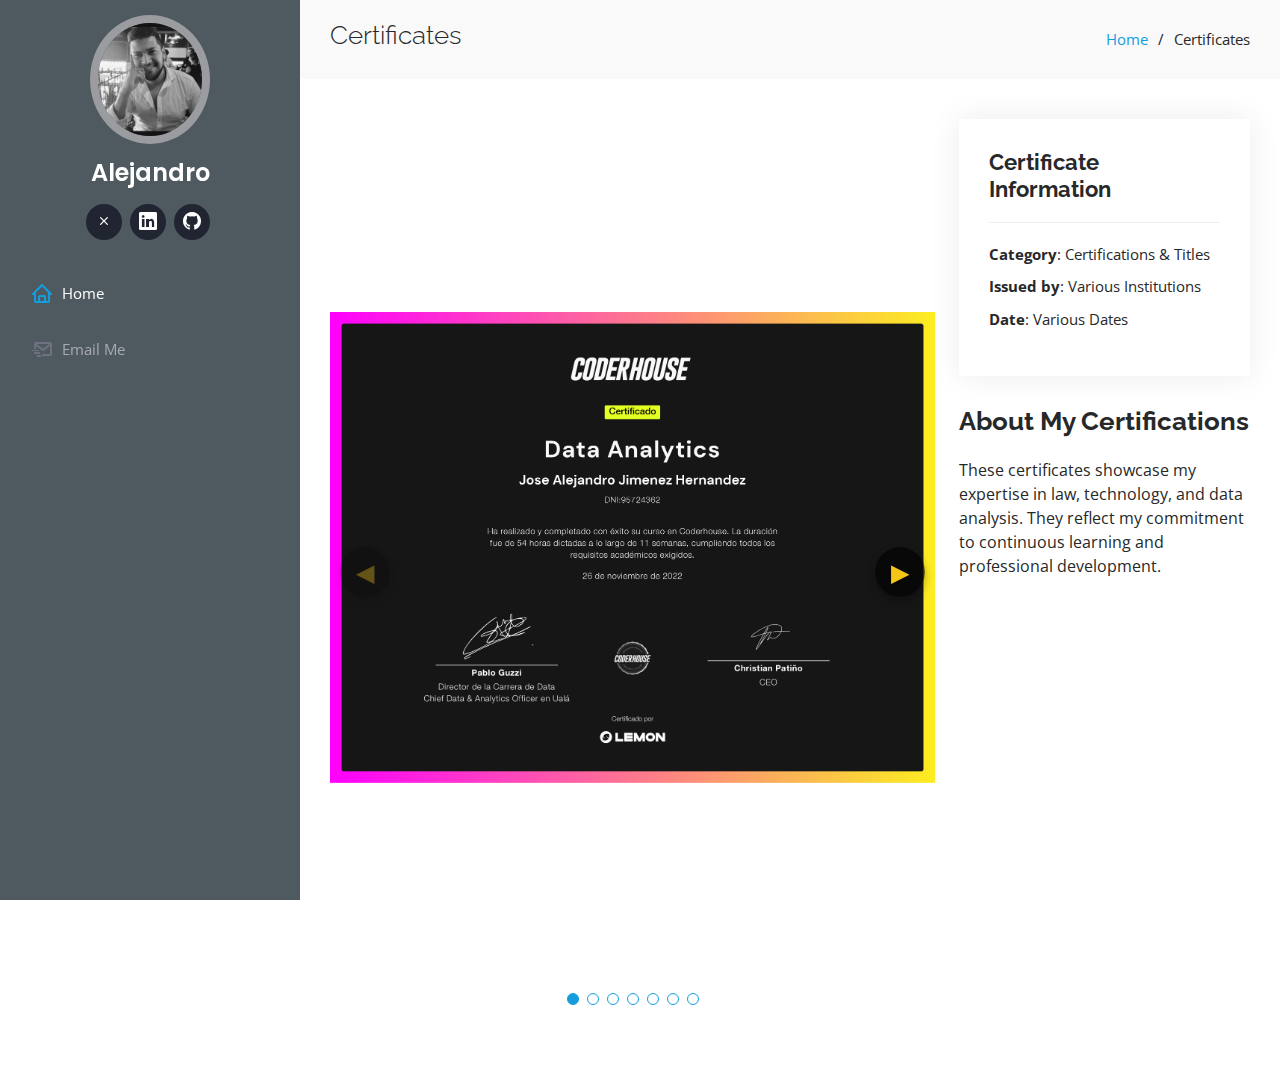
<file: OneDrive/Escritorio/Programacion Cursos/iPortfolio/iPortfolio/portfolio-details.html>
<!DOCTYPE html>
<html lang="en">

<head>
  <meta charset="utf-8">
  <meta content="width=device-width, initial-scale=1.0" name="viewport">

  <title>Portfolio Details - iPortfolio </title>
  <meta content="" name="description">
  <meta content="" name="keywords">

  <!-- Favicons -->
<!-- Favicons -->
<link href="assets/img/favicon-32x32.png" rel="icon">
<link href="assets/img/apple-touch-icon.png" rel="apple-touch-icon">

<!-- Google Fonts -->
<link href="https://fonts.googleapis.com/css?family=Open+Sans:300,300i,400,400i,600,600i,700,700i|Raleway:300,300i,400,400i,500,500i,600,600i,700,700i|Poppins:300,300i,400,400i,500,500i,600,600i,700,700i" rel="stylesheet">

<!-- Vendor CSS Files -->
<link href="assets/vendor/aos/aos.css" rel="stylesheet">
<link href="assets/vendor/bootstrap/css/bootstrap.min.css" rel="stylesheet">
<link href="assets/vendor/bootstrap-icons/bootstrap-icons.css" rel="stylesheet">
<link href="assets/vendor/boxicons/css/boxicons.min.css" rel="stylesheet">
<link href="assets/vendor/glightbox/css/glightbox.min.css" rel="stylesheet">
<link href="assets/vendor/swiper/swiper-bundle.min.css" rel="stylesheet">

<!-- Template Main CSS File -->
<link href="assets/css/style.css" rel="stylesheet">

<!-- =======================================================
* Template Name: iPortfolio
* Updated: Jan 09 2024 with Bootstrap v5.3.2
* Template URL: https://bootstrapmade.com/iportfolio-bootstrap-portfolio-websites-template/
* Author: BootstrapMade.com
* License: https://bootstrapmade.com/license/
======================================================== -->
<!DOCTYPE html>
<html lang="es">

<head>
    <meta charset="UTF-8">
    <meta name="viewport" content="width=device-width, initial-scale=1.0">
    <title>Certificates Gallery</title>
    
    <!-- Incluye los archivos de estilo y script de Swiper -->
    <link rel="stylesheet" href="https://cdn.jsdelivr.net/npm/swiper@10/swiper-bundle.min.css" />
    <style>
        .swiper-button-prev,
        .swiper-button-next {
            width: 50px; /* Ancho del botón */
            height: 50px; /* Altura del botón */
            background-color: rgba(0, 0, 0, 0.6); /* Fondo oscuro con un poco más de opacidad */
            border-radius: 50%; /* Botones redondeados */
            display: flex;
            align-items: center;
            justify-content: center;
            box-shadow: 0 4px 8px rgba(0, 0, 0, 0.3); /* Sombra para un efecto más sofisticado */
            transition: background-color 0.3s, box-shadow 0.3s; /* Transición suave */
            z-index: 10; /* Asegúrate de que los botones estén por encima de otras capas */
        }

        .swiper-button-prev:hover,
        .swiper-button-next:hover {
            background-color: rgba(0, 0, 0, 0.8); /* Fondo más oscuro al pasar el mouse */
            box-shadow: 0 6px 12px rgba(0, 0, 0, 0.4); /* Sombra más intensa al pasar el mouse */
        }

        .swiper-button-prev::after,
        .swiper-button-next::after {
            font-size: 24px; /* Tamaño del icono */
            color: #f5c518; /* Color del icono */
        }

        .swiper-button-prev::after {
            content: '◀'; /* Símbolo de flecha hacia la izquierda */
        }

        .swiper-button-next::after {
            content: '▶'; /* Símbolo de flecha hacia la derecha */
        }
    </style>
</head>

<body>
    <!-- ======= Header ======= -->
    <header id="header">
        <div class="d-flex flex-column">
            <div class="profile">
                <img src="assets/img/backinblack.jpg" alt="" class="img-fluid rounded-circle">
                <h1 class="text-light"><a href="index.html">Alejandro</a></h1>
                <div class="social-links mt-3 text-center">
                  <a href="https://x.com/joseale207" target="_blank" class="x"><i class="bi bi-x"></i></a> <!-- Twitter actualizado a X -->
                  <a href="https://www.linkedin.com/in/josealejimenez/" target="_blank" class="linkedin"><i class="bi bi-linkedin"></i></a>
                  <a href="https://github.com/joseale207" target="_blank" class="github"><i class="bi bi-github"></i></a> <!-- Enlace de GitHub -->
                </div>                
            </div>

            <nav id="navbar" class="nav-menu navbar">
              <ul>
                <li><a href="index.html" class="nav-link scrollto active"><i class="bx bx-home"></i> <span>Home</span></a></li>
              
                <li><a href="mailto:jose.alejandro.jimenez.h@gmail.com" class="nav-link scrollto"><i class="bx bx-mail-send"></i> <span>Email Me</span></a></li>
              </ul>
            </nav><!-- .nav-menu -->
            
            <style>
            .nav-menu a {
                transition: color 0.3s, transform 0.3s;
            }
            
            .nav-menu a:hover {
                color: #f5c518; /* Cambia el color al pasar el mouse */
                transform: scale(1.05); /* Aumenta ligeramente el tamaño */
            }
            </style>
            
        </div>
    </header><!-- End Header -->

    <main id="main">
        <!-- ======= Breadcrumbs ======= -->
        <section id="breadcrumbs" class="breadcrumbs">
            <div class="container">
                <div class="d-flex justify-content-between align-items-center">
                    <h2>Certificates</h2>
                    <ol>
                        <li><a href="index.html">Home</a></li>
                        <li>Certificates</li>
                    </ol>
                </div>
            </div>
        </section><!-- End Breadcrumbs -->

        <!-- ======= Certificates Gallery Section ======= -->
        <section id="portfolio-details" class="portfolio-details">
            <div class="container">
                <div class="row gy-4">
                    <div class="col-lg-8">
                        <div class="portfolio-details-slider swiper">
                            <div class="swiper-wrapper align-items-center">
                                <div class="swiper-slide">
                                    <img src="assets/img/portfolio/certificados/Data_analitycs.png" alt="Certificate 1">
                                </div>
                                <div class="swiper-slide">
                                    <img src="assets/img/portfolio/certificados/Python_Analisis_page-0001.jpg" alt="Certificate 2">
                                </div>
                                <div class="swiper-slide">
                                    <img src="assets/img/portfolio/certificados/Full_stack_page-0001.jpg" alt="Certificate 3">
                                </div>
                                <div class="swiper-slide">
                                    <img src="assets/img/portfolio/certificados/QA_testing_page-0001.jpg" alt="Certificate 4">
                                </div>
                                <div class="swiper-slide">
                                    <img src="assets/img/portfolio/certificados/Titulo_Abogado_page-0001.jpg" alt="Certificate 5">
                                </div>
                            </div>
                            <div class="swiper-pagination"></div>

                            <!-- Botones de navegación -->
                            <div class="swiper-button-prev"></div>
                            <div class="swiper-button-next"></div>
                        </div>
                    </div>

                    <div class="col-lg-4">
                        <div class="portfolio-info">
                            <h3>Certificate Information</h3>
                            <ul>
                                <li><strong>Category</strong>: Certifications & Titles</li>
                                <li><strong>Issued by</strong>: Various Institutions</li>
                                <li><strong>Date</strong>: Various Dates</li>
                            </ul>
                        </div>
                        <div class="portfolio-description">
                            <h2>About My Certifications</h2>
                            <p>
                                These certificates showcase my expertise in law, technology, and data analysis. They reflect my commitment to continuous learning and professional development.
                            </p>
                        </div>
                    </div>
                </div>
            </div>
        </section><!-- End Certificates Gallery Section -->
    </main><!-- End #main -->

    <!-- Scripts al final del body -->
    <script src="https://cdn.jsdelivr.net/npm/swiper@10/swiper-bundle.min.js"></script>
    <script>
        // Inicializa el carrusel Swiper
        const swiper = new Swiper('.portfolio-details-slider', {
            loop: false, // Deshabilita el bucle
            pagination: {
                el: '.swiper-pagination',
                clickable: true, // Habilita la paginación clickeable
            },
            navigation: {
                nextEl: '.swiper-button-next', // Selector para el botón de avanzar
                prevEl: '.swiper-button-prev', // Selector para el botón de retroceder
            },
        });
    </script>
</body>

</html>


  </main><!-- End #main -->

  <!-- ======= Footer ======= -->
 <!-- End  Footer -->

  <a href="#" class="back-to-top d-flex align-items-center justify-content-center"><i class="bi bi-arrow-up-short"></i></a>

  <!-- Vendor JS Files -->
  <script src="assets/vendor/purecounter/purecounter_vanilla.js"></script>
  <script src="assets/vendor/aos/aos.js"></script>
  <script src="assets/vendor/bootstrap/js/bootstrap.bundle.min.js"></script>
  <script src="assets/vendor/glightbox/js/glightbox.min.js"></script>
  <script src="assets/vendor/isotope-layout/isotope.pkgd.min.js"></script>
  <script src="assets/vendor/swiper/swiper-bundle.min.js"></script>
  <script src="assets/vendor/typed.js/typed.umd.js"></script>
  <script src="assets/vendor/waypoints/noframework.waypoints.js"></script>
  <script src="assets/vendor/php-email-form/validate.js"></script>

  <!-- Template Main JS File -->
  <script src="assets/js/main.js"></script>

</body>

</html>
</file>
<file: OneDrive/Escritorio/Programacion Cursos/iPortfolio/iPortfolio/assets/css/style.css>
/**
* Template Name: iPortfolio
* Updated: Jan 09 2024 with Bootstrap v5.3.2
* Template URL: https://bootstrapmade.com/iportfolio-bootstrap-portfolio-websites-template/
* Author: BootstrapMade.com
* License: https://bootstrapmade.com/license/
*/

/*--------------------------------------------------------------
# General
--------------------------------------------------------------*/
body {
  font-family: "Open Sans", sans-serif;
  color: #272829;
}

a {
  color: #149ddd;
  text-decoration: none;
}

a:hover {
  color: #37b3ed;
  text-decoration: none;
}

h1,
h2,
h3,
h4,
h5,
h6 {
  font-family: "Raleway", sans-serif;
}

/*--------------------------------------------------------------
# Back to top button
--------------------------------------------------------------*/
.back-to-top {
  position: fixed;
  visibility: hidden;
  opacity: 0;
  right: 15px;
  bottom: 15px;
  z-index: 996;
  background: #149ddd;
  width: 40px;
  height: 40px;
  border-radius: 50px;
  transition: all 0.4s;
}

.back-to-top i {
  font-size: 28px;
  color: #fff;
  line-height: 0;
}

.back-to-top:hover {
  background: #2eafec;
  color: #fff;
}

.back-to-top.active {
  visibility: visible;
  opacity: 1;
}

/*--------------------------------------------------------------
# Header
--------------------------------------------------------------*/
#header {
  position: fixed;
  top: 0;
  left: 0;
  bottom: 0;
  width: 300px;
  transition: all ease-in-out 0.5s;
  z-index: 9997;
  transition: all 0.5s;
  padding: 0 15px;
  background: rgba(28, 44, 50, 0.779);
  overflow-y: auto;
}

#header .profile img {
  margin: 15px auto;
  display: block;
  width: 120px;
  border: 8px solid #9b9c9f;
}

#header .profile h1 {
  font-size: 24px;
  margin: 0;
  padding: 0;
  font-weight: 600;
  -moz-text-align-last: center;
  text-align-last: center;
  font-family: "Poppins", sans-serif;
}

#header .profile h1 a,
#header .profile h1 a:hover {
  color: #fff;
  text-decoration: none;
}

#header .profile .social-links a {
  font-size: 18px;
  display: inline-block;
  background: #212431;
  color: #fff;
  line-height: 1;
  padding: 8px 0;
  margin-right: 4px;
  border-radius: 50%;
  text-align: center;
  width: 36px;
  height: 36px;
  transition: 0.3s;
}

#header .profile .social-links a:hover {
  background: #149ddd;
  color: #fff;
  text-decoration: none;
}

#main {
  margin-left: 300px;
}

.container,
.container-fluid {
  padding-left: 30px;
  padding-right: 30px;
}

@media (max-width: 1199px) {
  #header {
    left: -300px;
  }

  #main {
    margin-left: 0;
  }

  .container,
  .container-fluid {
    padding-left: 12px;
    padding-right: 12px;
  }
}

/*--------------------------------------------------------------
# Navigation Menu
--------------------------------------------------------------*/
/* Desktop Navigation */
.nav-menu {
  padding: 30px 0 0 0;
}

.nav-menu * {
  margin: 0;
  padding: 0;
  list-style: none;
}

.nav-menu>ul>li {
  position: relative;
  white-space: nowrap;
}

.nav-menu a,
.nav-menu a:focus {
  display: flex;
  align-items: center;
  color: #a8a9b4;
  padding: 12px 15px;
  margin-bottom: 8px;
  transition: 0.3s;
  font-size: 15px;
}

.nav-menu a i,
.nav-menu a:focus i {
  font-size: 24px;
  padding-right: 8px;
  color: #6f7180;
}

.nav-menu a:hover,
.nav-menu .active,
.nav-menu .active:focus,
.nav-menu li:hover>a {
  text-decoration: none;
  color: #fff;
}

.nav-menu a:hover i,
.nav-menu .active i,
.nav-menu .active:focus i,
.nav-menu li:hover>a i {
  color: #149ddd;
}

/* Mobile Navigation */
.mobile-nav-toggle {
  position: fixed;
  right: 15px;
  top: 15px;
  z-index: 9998;
  border: 0;
  font-size: 24px;
  transition: all 0.4s;
  outline: none !important;
  background-color: #149ddd;
  color: #fff;
  width: 40px;
  height: 40px;
  display: inline-flex;
  align-items: center;
  justify-content: center;
  line-height: 0;
  border-radius: 50px;
  cursor: pointer;
}

.mobile-nav-active {
  overflow: hidden;
}

.mobile-nav-active #header {
  left: 0;
}

/*--------------------------------------------------------------
# Hero Section
--------------------------------------------------------------*/
#hero {
  width: 100%;
  height: 100vh;
  background: url("../img/legalmente_con_ale.jpg") top right;
  background-size: cover;
}

#hero:before {
  content: "";
  background: rgba(48, 84, 101, 0.779);
  position: absolute;
  bottom: 0;
  top: 0;
  left: 0;
  right: 0;
  z-index: 1;
}

#hero .hero-container {
  position: relative;
  z-index: 2;
  min-width: 300px;
}

#hero h1 {
  margin: 0 0 10px 0;
  font-size: 64px;
  font-weight: 700;
  line-height: 56px;
  color: #fff;
}

#hero p {
  color: #fff;
  margin-bottom: 50px;
  font-size: 26px;
  font-family: "Poppins", sans-serif;
}

#hero p span {
  color: #fff;
  padding-bottom: 4px;
  letter-spacing: 1px;
  border-bottom: 3px solid #149ddd;
}

@media (min-width: 1024px) {
  #hero {
    background-attachment: fixed;
  }
}

@media (max-width: 768px) {
  #hero h1 {
    font-size: 28px;
    line-height: 36px;
  }

  #hero h2 {
    font-size: 18px;
    line-height: 24px;
    margin-bottom: 30px;
  }
}

/*--------------------------------------------------------------
# Sections General
--------------------------------------------------------------*/
section {
  padding: 60px 0;
  overflow: hidden;
}

.section-bg {
  background: #f5f8fd;
}

.section-title {
  padding-bottom: 30px;
}

.section-title h2 {
  font-size: 32px;
  font-weight: bold;
  margin-bottom: 20px;
  padding-bottom: 20px;
  position: relative;
  color: #173b6c;
}

.section-title h2::after {
  content: "";
  position: absolute;
  display: block;
  width: 50px;
  height: 3px;
  background: #149ddd;
  bottom: 0;
  left: 0;
}

.section-title p {
  margin-bottom: 0;
}

/*--------------------------------------------------------------
# About
--------------------------------------------------------------*/
.about .content h3 {
  font-weight: 700;
  font-size: 26px;
  color: #173b6c;
}

.about .content ul {
  list-style: none;
  padding: 0;
}

.about .content ul li {
  margin-bottom: 20px;
  display: flex;
  align-items: center;
}

.about .content ul strong {
  margin-right: 10px;
}

.about .content ul i {
  font-size: 16px;
  margin-right: 5px;
  color: #149ddd;
  line-height: 0;
}

.about .content p:last-child {
  margin-bottom: 0;
}

/*--------------------------------------------------------------
# Facts
--------------------------------------------------------------*/
.facts {
  padding-bottom: 30px;
}

.facts .count-box {
  padding: 30px;
  width: 100%;
}

.facts .count-box i {
  display: block;
  font-size: 44px;
  color: #149ddd;
  float: left;
  line-height: 0;
}

.facts .count-box span {
  font-size: 48px;
  line-height: 40px;
  display: block;
  font-weight: 700;
  color: #050d18;
  margin-left: 60px;
}

.facts .count-box p {
  padding: 15px 0 0 0;
  margin: 0 0 0 60px;
  font-family: "Raleway", sans-serif;
  font-size: 14px;
  color: #122f57;
}

.facts .count-box a {
  font-weight: 600;
  display: block;
  margin-top: 20px;
  color: #122f57;
  font-size: 15px;
  font-family: "Poppins", sans-serif;
  transition: ease-in-out 0.3s;
}

.facts .count-box a:hover {
  color: #1f5297;
}

/*--------------------------------------------------------------
# Akills
--------------------------------------------------------------*/
.skills .progress {
  height: 60px;
  display: block;
  background: none;
  border-radius: 0;
}

.skills .progress .skill {
  padding: 0;
  margin: 0 0 6px 0;
  text-transform: uppercase;
  display: block;
  font-weight: 600;
  font-family: "Poppins", sans-serif;
  color: #050d18;
}

.skills .progress .skill .val {
  float: right;
  font-style: normal;
}

.skills .progress-bar-wrap {
  background: #dce8f8;
  height: 10px;
}

.skills .progress-bar {
  width: 1px;
  height: 10px;
  transition: 0.9s;
  background-color: #149ddd;
}

/*--------------------------------------------------------------
# Resume
--------------------------------------------------------------*/
.resume .resume-title {
  font-size: 26px;
  font-weight: 700;
  margin-top: 20px;
  margin-bottom: 20px;
  color: #050d18;
}

.resume .resume-item {
  padding: 0 0 20px 20px;
  margin-top: -2px;
  border-left: 2px solid #1f5297;
  position: relative;
}

.resume .resume-item h4 {
  line-height: 18px;
  font-size: 18px;
  font-weight: 600;
  text-transform: uppercase;
  font-family: "Poppins", sans-serif;
  color: #050d18;
  margin-bottom: 10px;
}

.resume .resume-item h5 {
  font-size: 16px;
  background: #e4edf9;
  padding: 5px 15px;
  display: inline-block;
  font-weight: 600;
  margin-bottom: 10px;
}

.resume .resume-item ul {
  padding-left: 20px;
}

.resume .resume-item ul li {
  padding-bottom: 10px;
}

.resume .resume-item:last-child {
  padding-bottom: 0;
}

.resume .resume-item::before {
  content: "";
  position: absolute;
  width: 16px;
  height: 16px;
  border-radius: 50px;
  left: -9px;
  top: 0;
  background: #fff;
  border: 2px solid #1f5297;
}

/*--------------------------------------------------------------
# Portfolio
--------------------------------------------------------------*/
.portfolio .portfolio-item {
  margin-bottom: 30px;
}

.portfolio #portfolio-flters {
  padding: 0;
  margin: 0 auto 35px auto;
  list-style: none;
  text-align: center;
  background: #fff;
  border-radius: 50px;
  padding: 2px 15px;
}

.portfolio #portfolio-flters li {
  cursor: pointer;
  display: inline-block;
  padding: 10px 15px 8px 15px;
  font-size: 14px;
  font-weight: 600;
  line-height: 1;
  text-transform: uppercase;
  color: #272829;
  margin-bottom: 5px;
  transition: all 0.3s ease-in-out;
}

.portfolio #portfolio-flters li:hover,
.portfolio #portfolio-flters li.filter-active {
  color: #149ddd;
}

.portfolio #portfolio-flters li:last-child {
  margin-right: 0;
}

.portfolio .portfolio-wrap {
  transition: 0.3s;
  position: relative;
  overflow: hidden;
  z-index: 1;
}

.portfolio .portfolio-wrap::before {
  content: "";
  background: rgba(255, 255, 255, 0.5);
  position: absolute;
  left: 0;
  right: 0;
  top: 0;
  bottom: 0;
  transition: all ease-in-out 0.3s;
  z-index: 2;
  opacity: 0;
}

.portfolio .portfolio-wrap .portfolio-links {
  opacity: 1;
  left: 0;
  right: 0;
  bottom: -60px;
  z-index: 3;
  position: absolute;
  transition: all ease-in-out 0.3s;
  display: flex;
  justify-content: center;
}

.portfolio .portfolio-wrap .portfolio-links a {
  color: #fff;
  font-size: 28px;
  text-align: center;
  background: rgba(20, 157, 221, 0.75);
  transition: 0.3s;
  width: 50%;
}

.portfolio .portfolio-wrap .portfolio-links a:hover {
  background: rgba(20, 157, 221, 0.95);
}

.portfolio .portfolio-wrap .portfolio-links a+a {
  border-left: 1px solid #37b3ed;
}

.portfolio .portfolio-wrap:hover::before {
  top: 0;
  left: 0;
  right: 0;
  bottom: 0;
  opacity: 1;
}

.portfolio .portfolio-wrap:hover .portfolio-links {
  opacity: 1;
  bottom: 0;
}

/*--------------------------------------------------------------
# Portfolio Details
--------------------------------------------------------------*/
.portfolio-details {
  padding-top: 40px;
}

.portfolio-details .portfolio-details-slider img {
  width: 100%;
}

.portfolio-details .portfolio-details-slider .swiper-pagination {
  margin-top: 20px;
  position: relative;
}

.portfolio-details .portfolio-details-slider .swiper-pagination .swiper-pagination-bullet {
  width: 12px;
  height: 12px;
  background-color: #fff;
  opacity: 1;
  border: 1px solid #149ddd;
}

.portfolio-details .portfolio-details-slider .swiper-pagination .swiper-pagination-bullet-active {
  background-color: #149ddd;
}

.portfolio-details .portfolio-info {
  padding: 30px;
  box-shadow: 0px 0 30px rgba(5, 13, 24, 0.08);
}

.portfolio-details .portfolio-info h3 {
  font-size: 22px;
  font-weight: 700;
  margin-bottom: 20px;
  padding-bottom: 20px;
  border-bottom: 1px solid #eee;
}

.portfolio-details .portfolio-info ul {
  list-style: none;
  padding: 0;
  font-size: 15px;
}

.portfolio-details .portfolio-info ul li+li {
  margin-top: 10px;
}

.portfolio-details .portfolio-description {
  padding-top: 30px;
}

.portfolio-details .portfolio-description h2 {
  font-size: 26px;
  font-weight: 700;
  margin-bottom: 20px;
}

.portfolio-details .portfolio-description p {
  padding: 0;
}

/*--------------------------------------------------------------
# Services
--------------------------------------------------------------*/
.services .icon-box {
  margin-bottom: 20px;
}

.services .icon {
  float: left;
  display: flex;
  align-items: center;
  justify-content: center;
  width: 54px;
  height: 54px;
  background: #149ddd;
  border-radius: 50%;
  transition: 0.5s;
  border: 1px solid #149ddd;
}

.services .icon i {
  color: #fff;
  font-size: 24px;
  line-height: 0;
}

.services .icon-box:hover .icon {
  background: #fff;
}

.services .icon-box:hover .icon i {
  color: #149ddd;
}

.services .title {
  margin-left: 80px;
  font-weight: 700;
  margin-bottom: 15px;
  font-size: 18px;
}

.services .title a {
  color: #343a40;
}

.services .title a:hover {
  color: #149ddd;
}

.services .description {
  margin-left: 80px;
  line-height: 24px;
  font-size: 14px;
}

/*--------------------------------------------------------------
# Testimonials
--------------------------------------------------------------*/
.testimonials .testimonials-carousel,
.testimonials .testimonials-slider {
  overflow: hidden;
}

.testimonials .testimonial-item {
  box-sizing: content-box;
  text-align: center;
  min-height: 320px;
}

.testimonials .testimonial-item .testimonial-img {
  width: 90px;
  border-radius: 50%;
  margin: 0 auto;
}

.testimonials .testimonial-item h3 {
  font-size: 18px;
  font-weight: bold;
  margin: 10px 0 5px 0;
  color: #111;
}

.testimonials .testimonial-item h4 {
  font-size: 14px;
  color: #999;
  margin: 0;
}

.testimonials .testimonial-item .quote-icon-left,
.testimonials .testimonial-item .quote-icon-right {
  color: #c3e8fa;
  font-size: 26px;
}

.testimonials .testimonial-item .quote-icon-left {
  display: inline-block;
  left: -5px;
  position: relative;
}

.testimonials .testimonial-item .quote-icon-right {
  display: inline-block;
  right: -5px;
  position: relative;
  top: 10px;
}

.testimonials .testimonial-item p {
  font-style: italic;
  margin: 0 15px 15px 15px;
  padding: 20px;
  background: #fff;
  position: relative;
  margin-bottom: 35px;
  border-radius: 6px;
  box-shadow: 0px 2px 15px rgba(0, 0, 0, 0.1);
}

.testimonials .testimonial-item p::after {
  content: "";
  width: 0;
  height: 0;
  border-top: 20px solid #fff;
  border-right: 20px solid transparent;
  border-left: 20px solid transparent;
  position: absolute;
  bottom: -20px;
  left: calc(50% - 20px);
}

.testimonials .swiper-pagination {
  margin-top: 20px;
  position: relative;
}

.testimonials .swiper-pagination .swiper-pagination-bullet {
  width: 12px;
  height: 12px;
  background-color: #fff;
  opacity: 1;
  border: 1px solid #149ddd;
}

.testimonials .swiper-pagination .swiper-pagination-bullet-active {
  background-color: #149ddd;
}

/*--------------------------------------------------------------
# Contact
--------------------------------------------------------------*/
.contact {
  padding-bottom: 130px;
}

.contact .info {
  padding: 30px;
  background: #fff;
  width: 100%;
  box-shadow: 0 0 24px 0 rgba(0, 0, 0, 0.12);
}

.contact .info i {
  font-size: 20px;
  color: #149ddd;
  float: left;
  width: 44px;
  height: 44px;
  background: #dff3fc;
  display: flex;
  justify-content: center;
  align-items: center;
  border-radius: 50px;
  transition: all 0.3s ease-in-out;
}

.contact .info h4 {
  padding: 0 0 0 60px;
  font-size: 22px;
  font-weight: 600;
  margin-bottom: 5px;
  color: #050d18;
}

.contact .info p {
  padding: 0 0 10px 60px;
  margin-bottom: 20px;
  font-size: 14px;
  color: #173b6c;
}

.contact .info .email p {
  padding-top: 5px;
}

.contact .info .social-links {
  padding-left: 60px;
}

.contact .info .social-links a {
  font-size: 18px;
  display: inline-block;
  background: #333;
  color: #fff;
  line-height: 1;
  padding: 8px 0;
  border-radius: 50%;
  text-align: center;
  width: 36px;
  height: 36px;
  transition: 0.3s;
  margin-right: 10px;
}

.contact .info .social-links a:hover {
  background: #149ddd;
  color: #fff;
}

.contact .info .email:hover i,
.contact .info .address:hover i,
.contact .info .phone:hover i {
  background: #149ddd;
  color: #fff;
}

.contact .php-email-form {
  width: 100%;
  padding: 30px;
  background: #fff;
  box-shadow: 0 0 24px 0 rgba(0, 0, 0, 0.12);
}

.contact .php-email-form .form-group {
  padding-bottom: 8px;
}

.contact .php-email-form .validate {
  display: none;
  color: red;
  margin: 0 0 15px 0;
  font-weight: 400;
  font-size: 13px;
}

.contact .php-email-form .error-message {
  display: none;
  color: #fff;
  background: #ed3c0d;
  text-align: left;
  padding: 15px;
  font-weight: 600;
}

.contact .php-email-form .error-message br+br {
  margin-top: 25px;
}

.contact .php-email-form .sent-message {
  display: none;
  color: #fff;
  background: #18d26e;
  text-align: center;
  padding: 15px;
  font-weight: 600;
}

.contact .php-email-form .loading {
  display: none;
  background: #fff;
  text-align: center;
  padding: 15px;
}

.contact .php-email-form .loading:before {
  content: "";
  display: inline-block;
  border-radius: 50%;
  width: 24px;
  height: 24px;
  margin: 0 10px -6px 0;
  border: 3px solid #18d26e;
  border-top-color: #eee;
  animation: animate-loading 1s linear infinite;
}

.contact .php-email-form .form-group {
  margin-bottom: 15px;
}

.contact .php-email-form label {
  padding-bottom: 8px;
}

.contact .php-email-form input,
.contact .php-email-form textarea {
  border-radius: 0;
  box-shadow: none;
  font-size: 14px;
}

.contact .php-email-form input {
  height: 44px;
}

.contact .php-email-form textarea {
  padding: 10px 15px;
}

.contact .php-email-form button[type=submit] {
  background: #149ddd;
  border: 0;
  padding: 10px 24px;
  color: #fff;
  transition: 0.4s;
  border-radius: 4px;
}

.contact .php-email-form button[type=submit]:hover {
  background: #37b3ed;
}

@keyframes animate-loading {
  0% {
    transform: rotate(0deg);
  }

  100% {
    transform: rotate(360deg);
  }
}

/*--------------------------------------------------------------
# Breadcrumbs
--------------------------------------------------------------*/
.breadcrumbs {
  padding: 20px 0;
  background: #f9f9f9;
}

.breadcrumbs h2 {
  font-size: 26px;
  font-weight: 300;
}

.breadcrumbs ol {
  display: flex;
  flex-wrap: wrap;
  list-style: none;
  padding: 0;
  margin: 0;
  font-size: 15px;
}

.breadcrumbs ol li+li {
  padding-left: 10px;
}

.breadcrumbs ol li+li::before {
  display: inline-block;
  padding-right: 10px;
  color: #0e2442;
  content: "/";
}

@media (max-width: 768px) {
  .breadcrumbs .d-flex {
    display: block !important;
  }

  .breadcrumbs ol {
    display: block;
  }

  .breadcrumbs ol li {
    display: inline-block;
  }
}

/*--------------------------------------------------------------
# Footer
--------------------------------------------------------------*/
#footer {
  padding: 15px;
  color: #f4f6fd;
  font-size: 14px;
  position: fixed;
  left: 0;
  bottom: 0;
  width: 300px;
  z-index: 9999;
  background: #040b14;
}

#footer .copyright {
  text-align: center;
}

#footer .credits {
  padding-top: 5px;
  text-align: center;
  font-size: 13px;
  color: #eaebf0;
}

@media (max-width: 1199px) {
  #footer {
    position: static;
    width: auto;
    padding-right: 20px 15px;
  }
}
.video-container video {
  position: relative;
  z-index: 10;
}


.portfolio-wrap video {
  pointer-events: auto; /* Permite que el video siga siendo interactivo */
}
.contact {
  padding: 60px 0; /* Espacio vertical adicional */
  background-color: #f9f9f9; /* Fondo claro para destacar la sección */
}

.section-title h2 {
  font-size: 28px; /* Tamaño del título */
  margin-bottom: 20px; /* Espacio debajo del título */
}

.section-title p {
  margin-bottom: 40px; /* Espacio debajo del párrafo */
}

.info {
  background: #fff; /* Fondo blanco para cada bloque */
  border-radius: 10px; /* Bordes redondeados */
  padding: 20px; /* Espacio interno */
  box-shadow: 0 2px 10px rgba(0, 0, 0, 0.1); /* Sombra suave */
  margin: 10px; /* Espacio entre bloques */
  flex: 1 1 200px; /* Flexibilidad y tamaño mínimo */
  transition: transform 0.3s; /* Transición para efecto de hover */
}

.info:hover {
  transform: translateY(-5px); /* Efecto de elevación al pasar el mouse */
}

.icon {
  font-size: 32px; /* Tamaño del icono */
  margin-bottom: 10px; /* Espacio debajo del icono */
  color: #f5c518; /* Color del icono */
}

@keyframes camera-shutter {
  0% {
    transform: scale(1);
    opacity: 1;
  }
  50% {
    transform: scale(1.2);
    opacity: 0.5;
  }
  100% {
    transform: scale(1);
    opacity: 1;
  }
}

.screenshot-item {
  cursor: pointer; /* Cambiar el cursor al pasar sobre el elemento */
  transition: color 0.3s; /* Transición para un efecto suave en el color */
}

.screenshot-item:hover {
  color: #f5c518; /* Cambia el color al pasar el mouse */
}

.screenshot-item.active {
  animation: camera-shutter 0.5s ease; /* Aplicar la animación */
}
</file>
